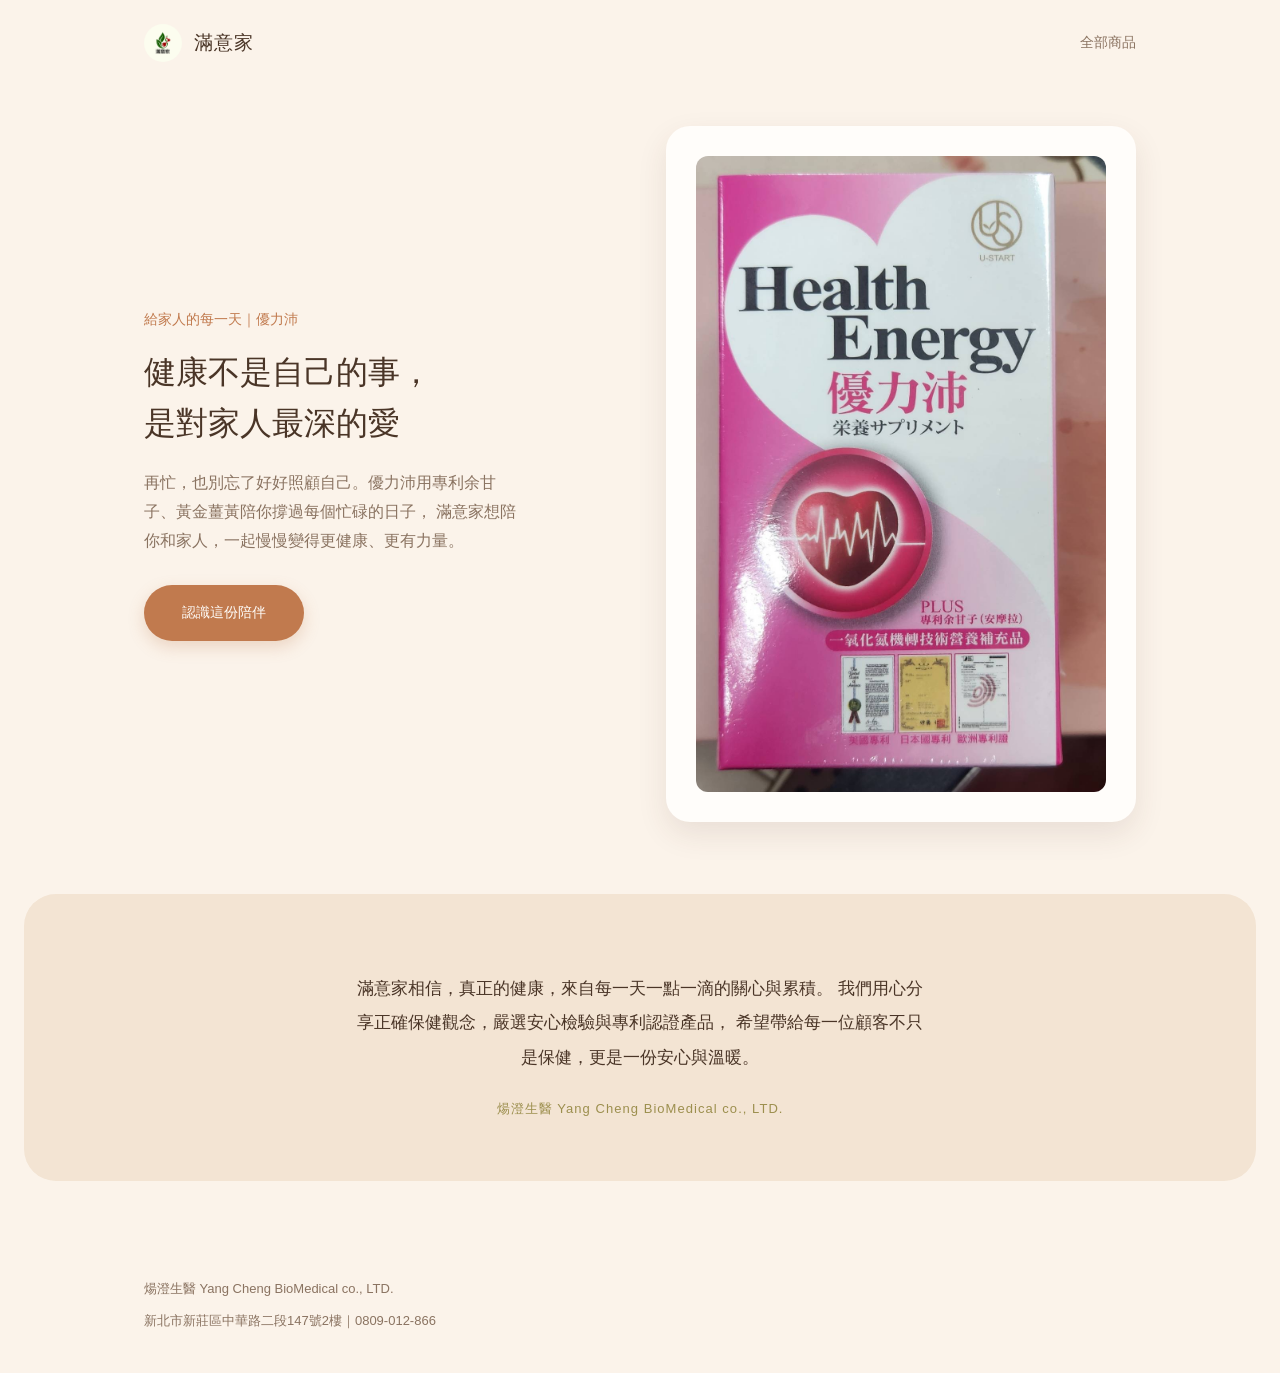
<file: index.html>
﻿<!DOCTYPE html>
<html lang="zh-Hant">
<head>
<meta charset="UTF-8">
<meta name="viewport" content="width=device-width, initial-scale=1.0">
<title>滿意家</title>
<link rel="stylesheet" href="style.css">
</head>
<body>

<header class="site-nav">
  <div class="wrap">
    <a href="index.html" class="brand-logo">
      <img src="assets/品牌logo-滿意家.jpg" alt="滿意家">
      <span>滿意家</span>
    </a>
    <nav class="main-links">
      <a href="products.html">全部商品</a>
    </nav>
  </div>
</header>

<section class="hero">
  <div class="wrap">
    <div class="hero-copy">
      <div class="eyebrow">給家人的每一天｜優力沛</div>
      <h1>健康不是自己的事，<br>是對家人最深的愛</h1>
      <p>
        再忙，也別忘了好好照顧自己。優力沛用專利余甘子、黃金薑黃陪你撐過每個忙碌的日子，
        滿意家想陪你和家人，一起慢慢變得更健康、更有力量。
      </p>
      <a href="product-優力沛.html" class="btn">認識這份陪伴</a>
    </div>
    <div class="hero-image">
      <img src="assets/優力沛-正.jpg" alt="優力沛">
    </div>
  </div>
</section>

<section class="philosophy">
  <div class="wrap">
    <p>
      滿意家相信，真正的健康，來自每一天一點一滴的關心與累積。
      我們用心分享正確保健觀念，嚴選安心檢驗與專利認證產品，
      希望帶給每一位顧客不只是保健，更是一份安心與溫暖。
    </p>
    <div class="sign">煬澄生醫 Yang Cheng BioMedical co., LTD.</div>
  </div>
</section>

<footer class="site-footer">
  <div class="wrap">
    <div>煬澄生醫 Yang Cheng BioMedical co., LTD.</div>
    <div>新北市新莊區中華路二段147號2樓｜0809-012-866</div>
  </div>
</footer>

</body>
</html>
</file>
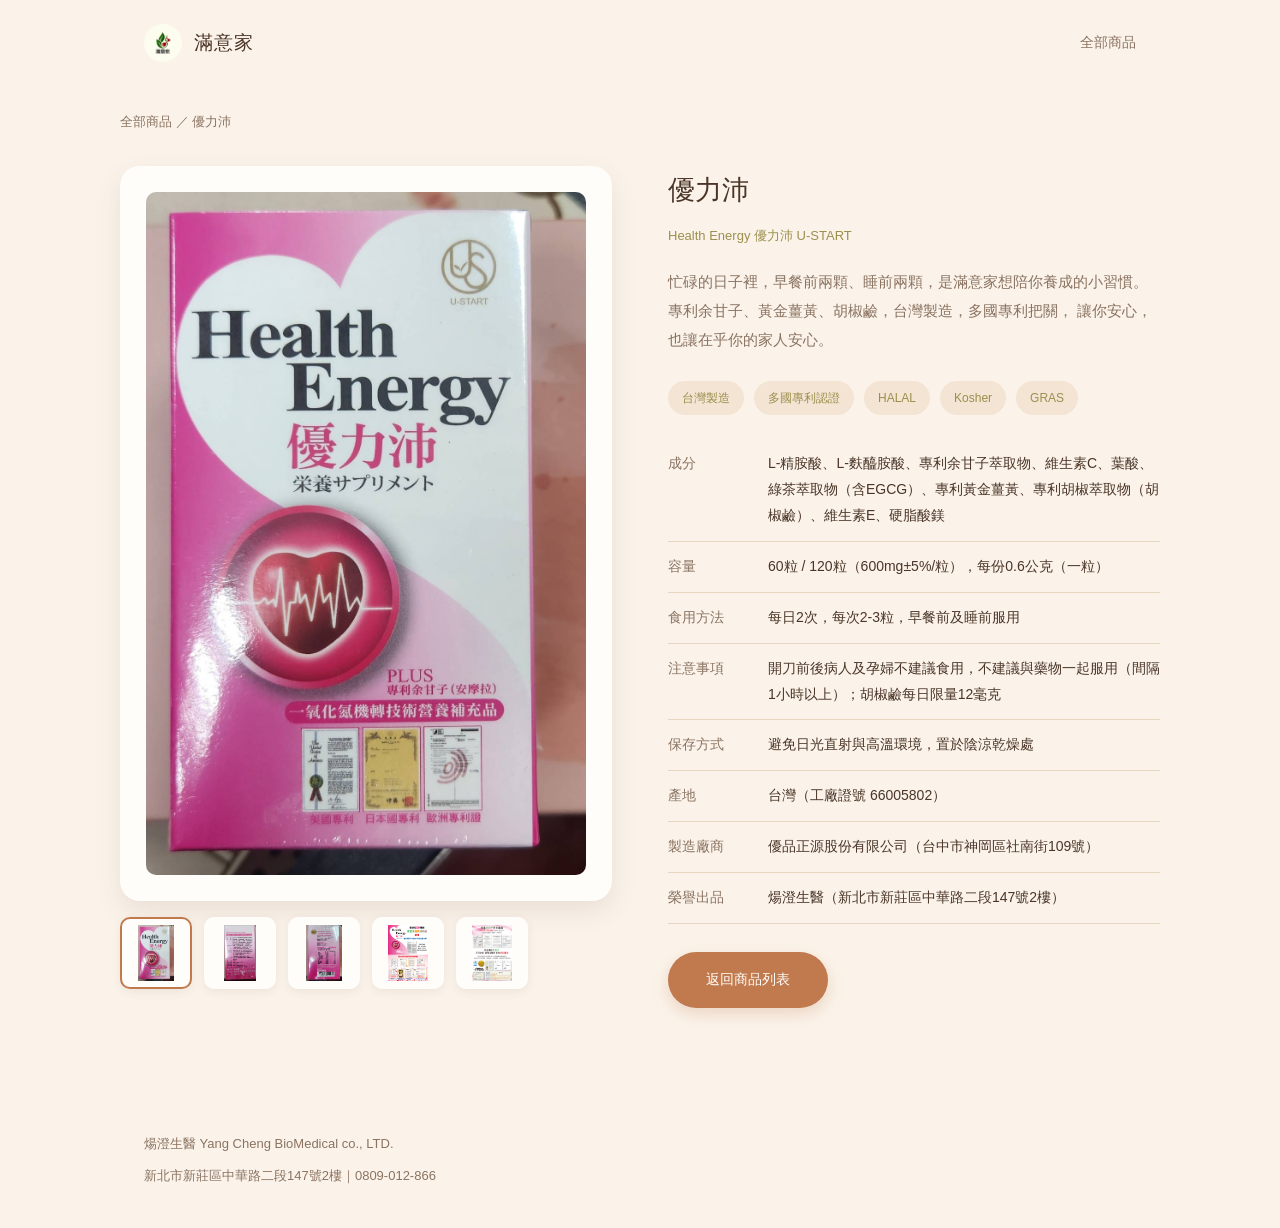
<file: product-優力沛.html>
﻿<!DOCTYPE html>
<html lang="zh-Hant">
<head>
<meta charset="UTF-8">
<meta name="viewport" content="width=device-width, initial-scale=1.0">
<title>滿意家 優力沛</title>
<link rel="stylesheet" href="style.css">
</head>
<body>

<header class="site-nav">
  <div class="wrap">
    <a href="index.html" class="brand-logo">
      <img src="assets/品牌logo-滿意家.jpg" alt="滿意家">
      <span>滿意家</span>
    </a>
    <nav class="main-links">
      <a href="products.html">全部商品</a>
    </nav>
  </div>
</header>

<div class="wrap breadcrumb">
  <a href="products.html">全部商品</a> ／ 優力沛
</div>

<div class="wrap detail">

  <div class="detail-gallery">
    <div class="main-img">
      <img src="assets/優力沛-正.jpg" alt="優力沛 正面">
    </div>
    <div class="thumbs">
      <img src="assets/優力沛-正.jpg" alt="正面">
      <img src="assets/優力沛-側面.jpg" alt="側面">
      <img src="assets/優力沛-側2.jpg" alt="側面2">
      <img src="assets/優力沛-DM-正面.jpg" alt="行銷DM正面">
      <img src="assets/優力沛-DM-背面.jpg" alt="行銷DM背面">
    </div>
  </div>

  <div class="detail-info">
    <h1>優力沛</h1>
    <div class="en-name">Health Energy 優力沛 U-START</div>

    <p class="story">
      忙碌的日子裡，早餐前兩顆、睡前兩顆，是滿意家想陪你養成的小習慣。
      專利余甘子、黃金薑黃、胡椒鹼，台灣製造，多國專利把關，
      讓你安心，也讓在乎你的家人安心。
    </p>

    <div class="cert-badges">
      <span>台灣製造</span>
      <span>多國專利認證</span>
      <span>HALAL</span>
      <span>Kosher</span>
      <span>GRAS</span>
    </div>

    <table class="spec-table">
      <tr><th>成分</th><td>L-精胺酸、L-麩醯胺酸、專利余甘子萃取物、維生素C、葉酸、綠茶萃取物（含EGCG）、專利黃金薑黃、專利胡椒萃取物（胡椒鹼）、維生素E、硬脂酸鎂</td></tr>
      <tr><th>容量</th><td>60粒 / 120粒（600mg±5%/粒），每份0.6公克（一粒）</td></tr>
      <tr><th>食用方法</th><td>每日2次，每次2-3粒，早餐前及睡前服用</td></tr>
      <tr><th>注意事項</th><td>開刀前後病人及孕婦不建議食用，不建議與藥物一起服用（間隔1小時以上）；胡椒鹼每日限量12毫克</td></tr>
      <tr><th>保存方式</th><td>避免日光直射與高溫環境，置於陰涼乾燥處</td></tr>
      <tr><th>產地</th><td>台灣（工廠證號 66005802）</td></tr>
      <tr><th>製造廠商</th><td>優品正源股份有限公司（台中市神岡區社南街109號）</td></tr>
      <tr><th>榮譽出品</th><td>煬澄生醫（新北市新莊區中華路二段147號2樓）</td></tr>
    </table>

    <a href="products.html" class="btn">返回商品列表</a>
  </div>

</div>

<footer class="site-footer">
  <div class="wrap">
    <div>煬澄生醫 Yang Cheng BioMedical co., LTD.</div>
    <div>新北市新莊區中華路二段147號2樓｜0809-012-866</div>
  </div>
</footer>

<script src="assets/gallery.js"></script>
</body>
</html>
</file>
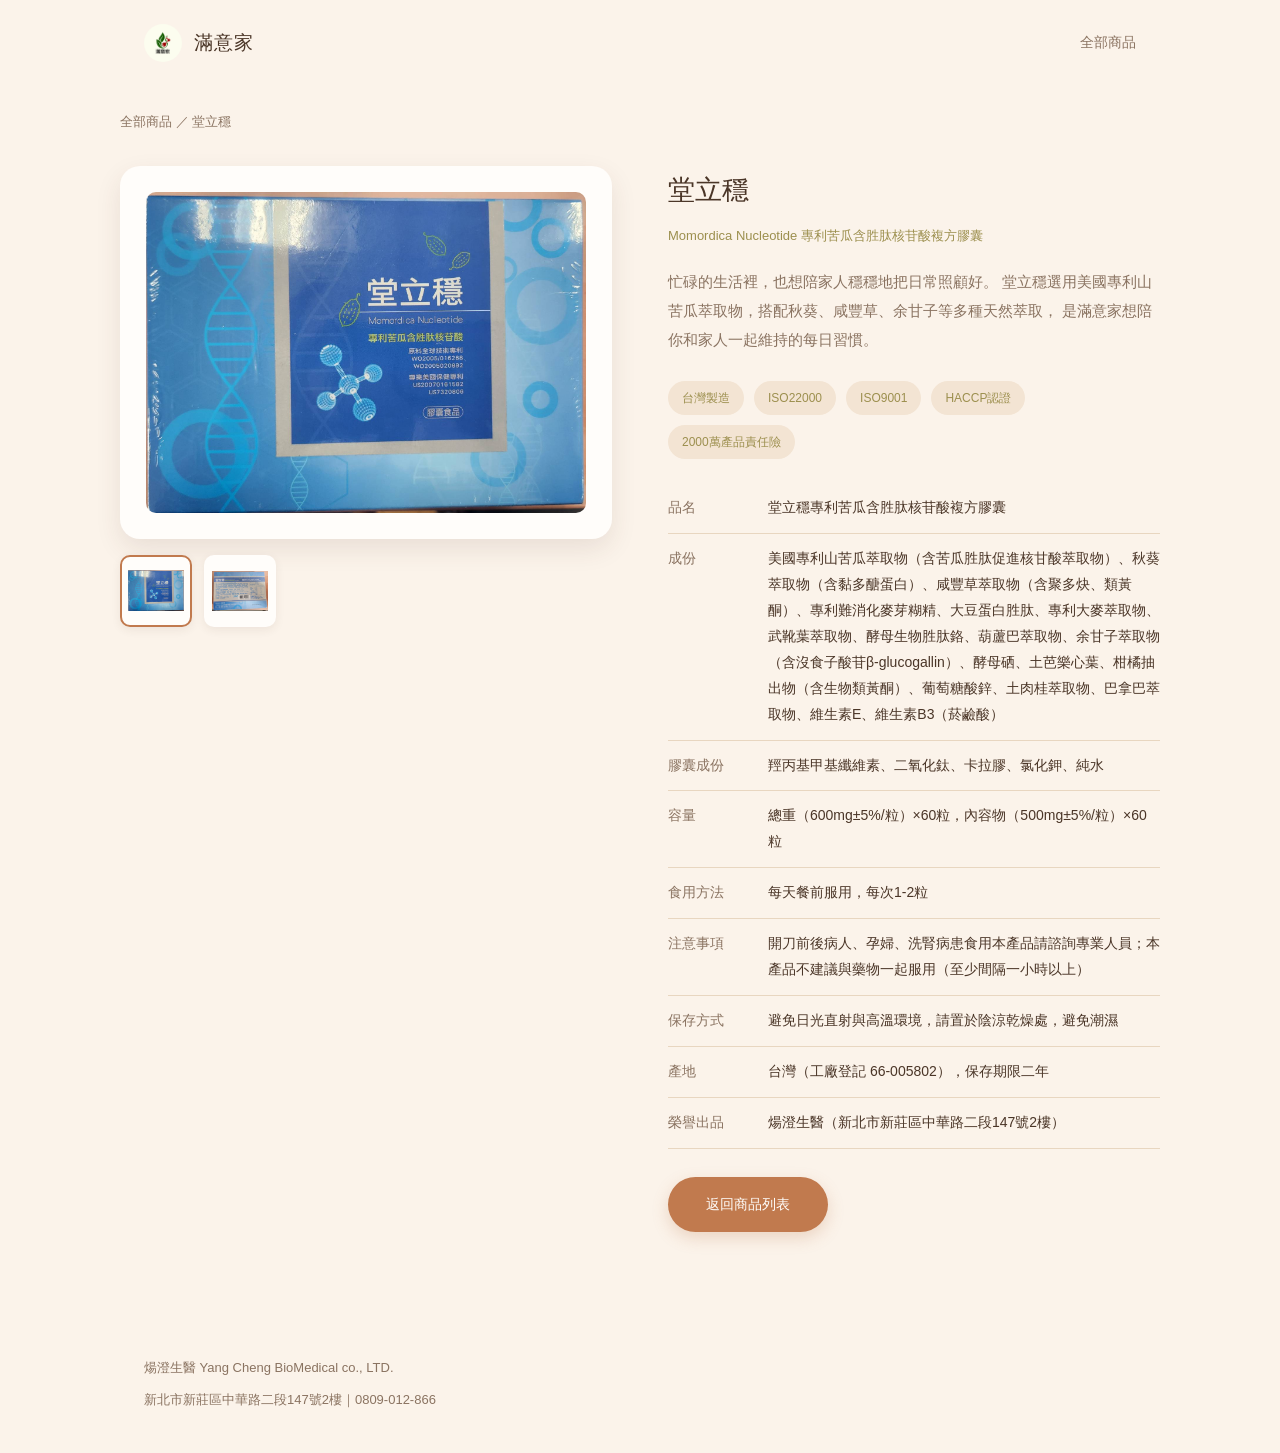
<file: product-堂立穩.html>
﻿<!DOCTYPE html>
<html lang="zh-Hant">
<head>
<meta charset="UTF-8">
<meta name="viewport" content="width=device-width, initial-scale=1.0">
<title>滿意家 堂立穩</title>
<link rel="stylesheet" href="style.css">
</head>
<body>

<header class="site-nav">
  <div class="wrap">
    <a href="index.html" class="brand-logo">
      <img src="assets/品牌logo-滿意家.jpg" alt="滿意家">
      <span>滿意家</span>
    </a>
    <nav class="main-links">
      <a href="products.html">全部商品</a>
    </nav>
  </div>
</header>

<div class="wrap breadcrumb">
  <a href="products.html">全部商品</a> ／ 堂立穩
</div>

<div class="wrap detail">

  <div class="detail-gallery">
    <div class="main-img">
      <img src="assets/堂立穩-正.jpg" alt="堂立穩 正面">
    </div>
    <div class="thumbs">
      <img src="assets/堂立穩-正.jpg" alt="正面">
      <img src="assets/堂立穩-背.jpg" alt="背面成分標示">
    </div>
  </div>

  <div class="detail-info">
    <h1>堂立穩</h1>
    <div class="en-name">Momordica Nucleotide 專利苦瓜含胜肽核苷酸複方膠囊</div>

    <p class="story">
      忙碌的生活裡，也想陪家人穩穩地把日常照顧好。
      堂立穩選用美國專利山苦瓜萃取物，搭配秋葵、咸豐草、余甘子等多種天然萃取，
      是滿意家想陪你和家人一起維持的每日習慣。
    </p>

    <div class="cert-badges">
      <span>台灣製造</span>
      <span>ISO22000</span>
      <span>ISO9001</span>
      <span>HACCP認證</span>
      <span>2000萬產品責任險</span>
    </div>

    <table class="spec-table">
      <tr><th>品名</th><td>堂立穩專利苦瓜含胜肽核苷酸複方膠囊</td></tr>
      <tr><th>成份</th><td>美國專利山苦瓜萃取物（含苦瓜胜肽促進核甘酸萃取物）、秋葵萃取物（含黏多醣蛋白）、咸豐草萃取物（含聚多炔、類黃酮）、專利難消化麥芽糊精、大豆蛋白胜肽、專利大麥萃取物、武靴葉萃取物、酵母生物胜肽鉻、葫蘆巴萃取物、余甘子萃取物（含沒食子酸苷β-glucogallin）、酵母硒、土芭樂心葉、柑橘抽出物（含生物類黃酮）、葡萄糖酸鋅、土肉桂萃取物、巴拿巴萃取物、維生素E、維生素B3（菸鹼酸）</td></tr>
      <tr><th>膠囊成份</th><td>羥丙基甲基纖維素、二氧化鈦、卡拉膠、氯化鉀、純水</td></tr>
      <tr><th>容量</th><td>總重（600mg±5%/粒）×60粒，內容物（500mg±5%/粒）×60粒</td></tr>
      <tr><th>食用方法</th><td>每天餐前服用，每次1-2粒</td></tr>
      <tr><th>注意事項</th><td>開刀前後病人、孕婦、洗腎病患食用本產品請諮詢專業人員；本產品不建議與藥物一起服用（至少間隔一小時以上）</td></tr>
      <tr><th>保存方式</th><td>避免日光直射與高溫環境，請置於陰涼乾燥處，避免潮濕</td></tr>
      <tr><th>產地</th><td>台灣（工廠登記 66-005802），保存期限二年</td></tr>
      <tr><th>榮譽出品</th><td>煬澄生醫（新北市新莊區中華路二段147號2樓）</td></tr>
    </table>

    <a href="products.html" class="btn">返回商品列表</a>
  </div>

</div>

<footer class="site-footer">
  <div class="wrap">
    <div>煬澄生醫 Yang Cheng BioMedical co., LTD.</div>
    <div>新北市新莊區中華路二段147號2樓｜0809-012-866</div>
  </div>
</footer>

<script src="assets/gallery.js"></script>
</body>
</html>
</file>
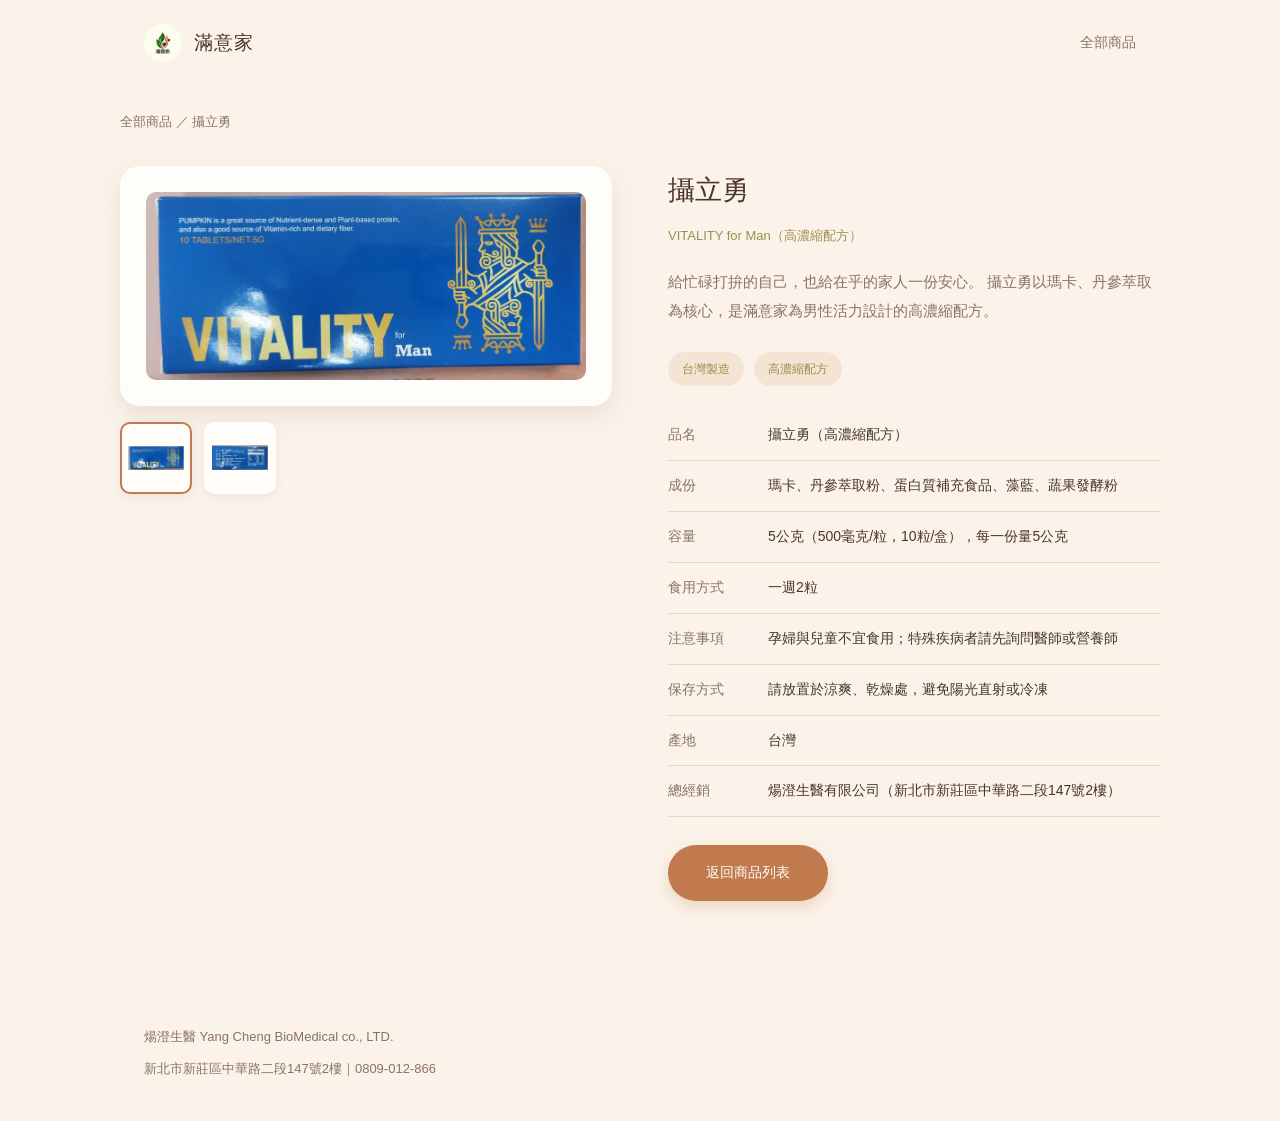
<file: product-攝立勇.html>
﻿<!DOCTYPE html>
<html lang="zh-Hant">
<head>
<meta charset="UTF-8">
<meta name="viewport" content="width=device-width, initial-scale=1.0">
<title>滿意家 攝立勇</title>
<link rel="stylesheet" href="style.css">
</head>
<body>

<header class="site-nav">
  <div class="wrap">
    <a href="index.html" class="brand-logo">
      <img src="assets/品牌logo-滿意家.jpg" alt="滿意家">
      <span>滿意家</span>
    </a>
    <nav class="main-links">
      <a href="products.html">全部商品</a>
    </nav>
  </div>
</header>

<div class="wrap breadcrumb">
  <a href="products.html">全部商品</a> ／ 攝立勇
</div>

<div class="wrap detail">

  <div class="detail-gallery">
    <div class="main-img">
      <img src="assets/攝立勇-正.jpg" alt="攝立勇 正面">
    </div>
    <div class="thumbs">
      <img src="assets/攝立勇-正.jpg" alt="正面">
      <img src="assets/攝立勇-背.jpg" alt="背面成分標示">
    </div>
  </div>

  <div class="detail-info">
    <h1>攝立勇</h1>
    <div class="en-name">VITALITY for Man（高濃縮配方）</div>

    <p class="story">
      給忙碌打拚的自己，也給在乎的家人一份安心。
      攝立勇以瑪卡、丹參萃取為核心，是滿意家為男性活力設計的高濃縮配方。
    </p>

    <div class="cert-badges">
      <span>台灣製造</span>
      <span>高濃縮配方</span>
    </div>

    <table class="spec-table">
      <tr><th>品名</th><td>攝立勇（高濃縮配方）</td></tr>
      <tr><th>成份</th><td>瑪卡、丹參萃取粉、蛋白質補充食品、藻藍、蔬果發酵粉</td></tr>
      <tr><th>容量</th><td>5公克（500毫克/粒，10粒/盒），每一份量5公克</td></tr>
      <tr><th>食用方式</th><td>一週2粒</td></tr>
      <tr><th>注意事項</th><td>孕婦與兒童不宜食用；特殊疾病者請先詢問醫師或營養師</td></tr>
      <tr><th>保存方式</th><td>請放置於涼爽、乾燥處，避免陽光直射或冷凍</td></tr>
      <tr><th>產地</th><td>台灣</td></tr>
      <tr><th>總經銷</th><td>煬澄生醫有限公司（新北市新莊區中華路二段147號2樓）</td></tr>
    </table>

    <a href="products.html" class="btn">返回商品列表</a>
  </div>

</div>

<footer class="site-footer">
  <div class="wrap">
    <div>煬澄生醫 Yang Cheng BioMedical co., LTD.</div>
    <div>新北市新莊區中華路二段147號2樓｜0809-012-866</div>
  </div>
</footer>

<script src="assets/gallery.js"></script>
</body>
</html>
</file>
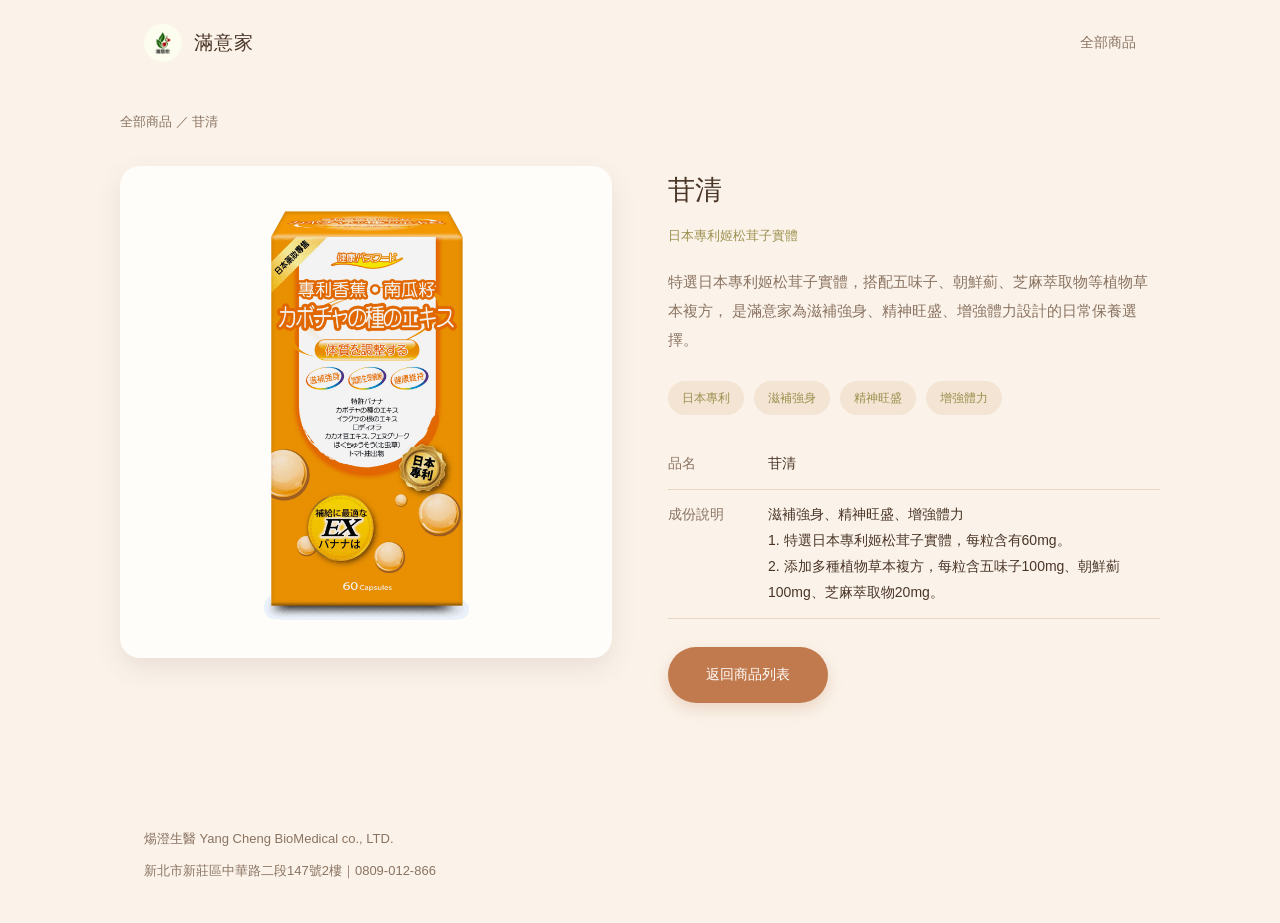
<file: product-橘盒.html>
﻿<!DOCTYPE html>
<html lang="zh-Hant">
<head>
<meta charset="UTF-8">
<meta name="viewport" content="width=device-width, initial-scale=1.0">
<title>滿意家 苷清</title>
<link rel="stylesheet" href="style.css">
</head>
<body>

<header class="site-nav">
  <div class="wrap">
    <a href="index.html" class="brand-logo">
      <img src="assets/品牌logo-滿意家.jpg" alt="滿意家">
      <span>滿意家</span>
    </a>
    <nav class="main-links">
      <a href="products.html">全部商品</a>
    </nav>
  </div>
</header>

<div class="wrap breadcrumb">
  <a href="products.html">全部商品</a> ／ 苷清
</div>

<div class="wrap detail">

  <div class="detail-gallery">
    <div class="main-img">
      <img src="assets/橘盒.png" alt="苷清 正面">
    </div>
  </div>

  <div class="detail-info">
    <h1>苷清</h1>
    <div class="en-name">日本專利姬松茸子實體</div>

    <p class="story">
      特選日本專利姬松茸子實體，搭配五味子、朝鮮薊、芝麻萃取物等植物草本複方，
      是滿意家為滋補強身、精神旺盛、增強體力設計的日常保養選擇。
    </p>

    <div class="cert-badges">
      <span>日本專利</span>
      <span>滋補強身</span>
      <span>精神旺盛</span>
      <span>增強體力</span>
    </div>

    <table class="spec-table">
      <tr><th>品名</th><td>苷清</td></tr>
      <tr><th>成份說明</th><td>
        滋補強身、精神旺盛、增強體力<br>
        1. 特選日本專利姬松茸子實體，每粒含有60mg。<br>
        2. 添加多種植物草本複方，每粒含五味子100mg、朝鮮薊100mg、芝麻萃取物20mg。
      </td></tr>
    </table>

    <a href="products.html" class="btn">返回商品列表</a>
  </div>

</div>

<footer class="site-footer">
  <div class="wrap">
    <div>煬澄生醫 Yang Cheng BioMedical co., LTD.</div>
    <div>新北市新莊區中華路二段147號2樓｜0809-012-866</div>
  </div>
</footer>

<script src="assets/gallery.js"></script>
</body>
</html>
</file>
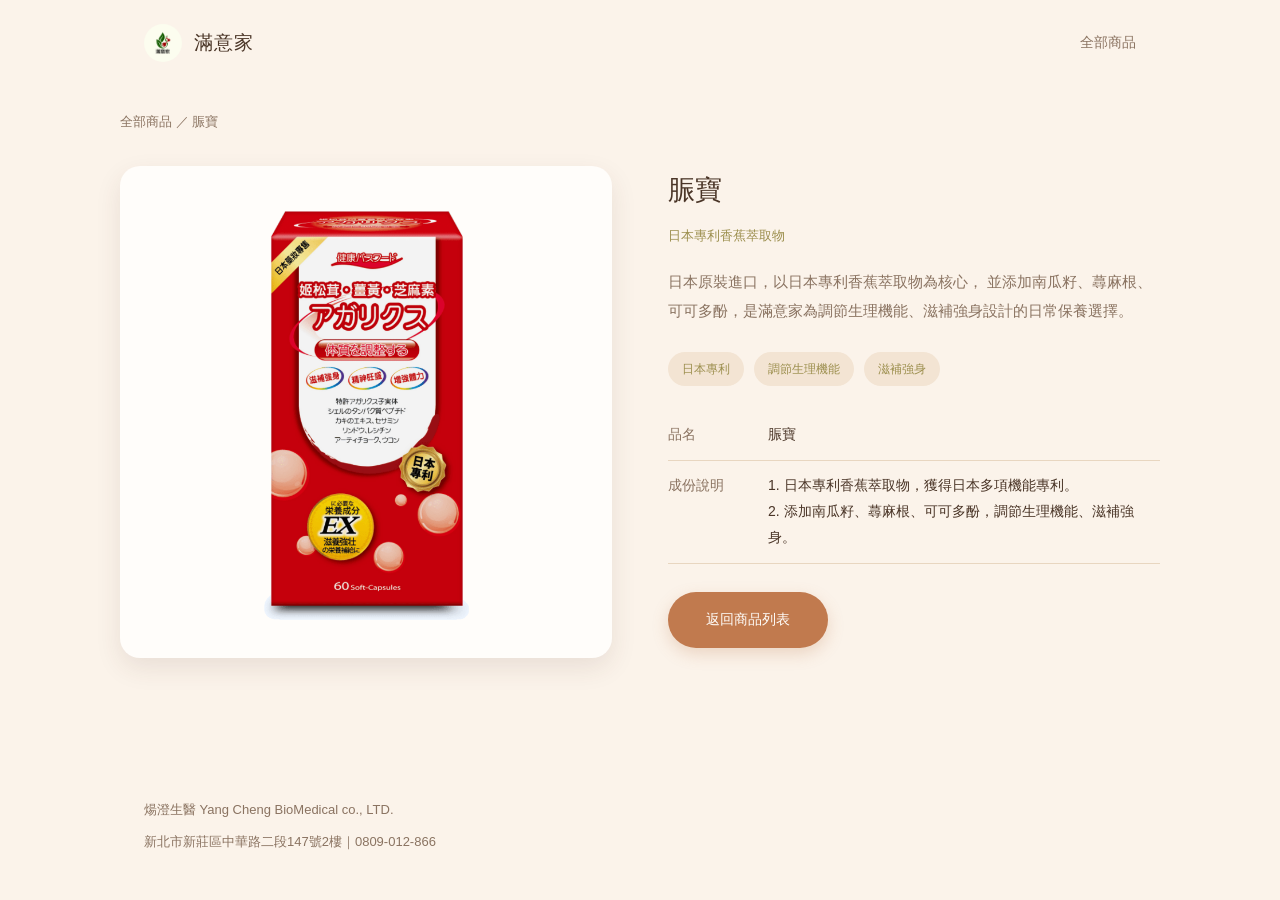
<file: product-紅盒.html>
﻿<!DOCTYPE html>
<html lang="zh-Hant">
<head>
<meta charset="UTF-8">
<meta name="viewport" content="width=device-width, initial-scale=1.0">
<title>滿意家 脤寶</title>
<link rel="stylesheet" href="style.css">
</head>
<body>

<header class="site-nav">
  <div class="wrap">
    <a href="index.html" class="brand-logo">
      <img src="assets/品牌logo-滿意家.jpg" alt="滿意家">
      <span>滿意家</span>
    </a>
    <nav class="main-links">
      <a href="products.html">全部商品</a>
    </nav>
  </div>
</header>

<div class="wrap breadcrumb">
  <a href="products.html">全部商品</a> ／ 脤寶
</div>

<div class="wrap detail">

  <div class="detail-gallery">
    <div class="main-img">
      <img src="assets/紅盒.png" alt="脤寶 正面">
    </div>
  </div>

  <div class="detail-info">
    <h1>脤寶</h1>
    <div class="en-name">日本專利香蕉萃取物</div>

    <p class="story">
      日本原裝進口，以日本專利香蕉萃取物為核心，
      並添加南瓜籽、蕁麻根、可可多酚，是滿意家為調節生理機能、滋補強身設計的日常保養選擇。
    </p>

    <div class="cert-badges">
      <span>日本專利</span>
      <span>調節生理機能</span>
      <span>滋補強身</span>
    </div>

    <table class="spec-table">
      <tr><th>品名</th><td>脤寶</td></tr>
      <tr><th>成份說明</th><td>
        1. 日本專利香蕉萃取物，獲得日本多項機能專利。<br>
        2. 添加南瓜籽、蕁麻根、可可多酚，調節生理機能、滋補強身。
      </td></tr>
    </table>

    <a href="products.html" class="btn">返回商品列表</a>
  </div>

</div>

<footer class="site-footer">
  <div class="wrap">
    <div>煬澄生醫 Yang Cheng BioMedical co., LTD.</div>
    <div>新北市新莊區中華路二段147號2樓｜0809-012-866</div>
  </div>
</footer>

<script src="assets/gallery.js"></script>
</body>
</html>
</file>
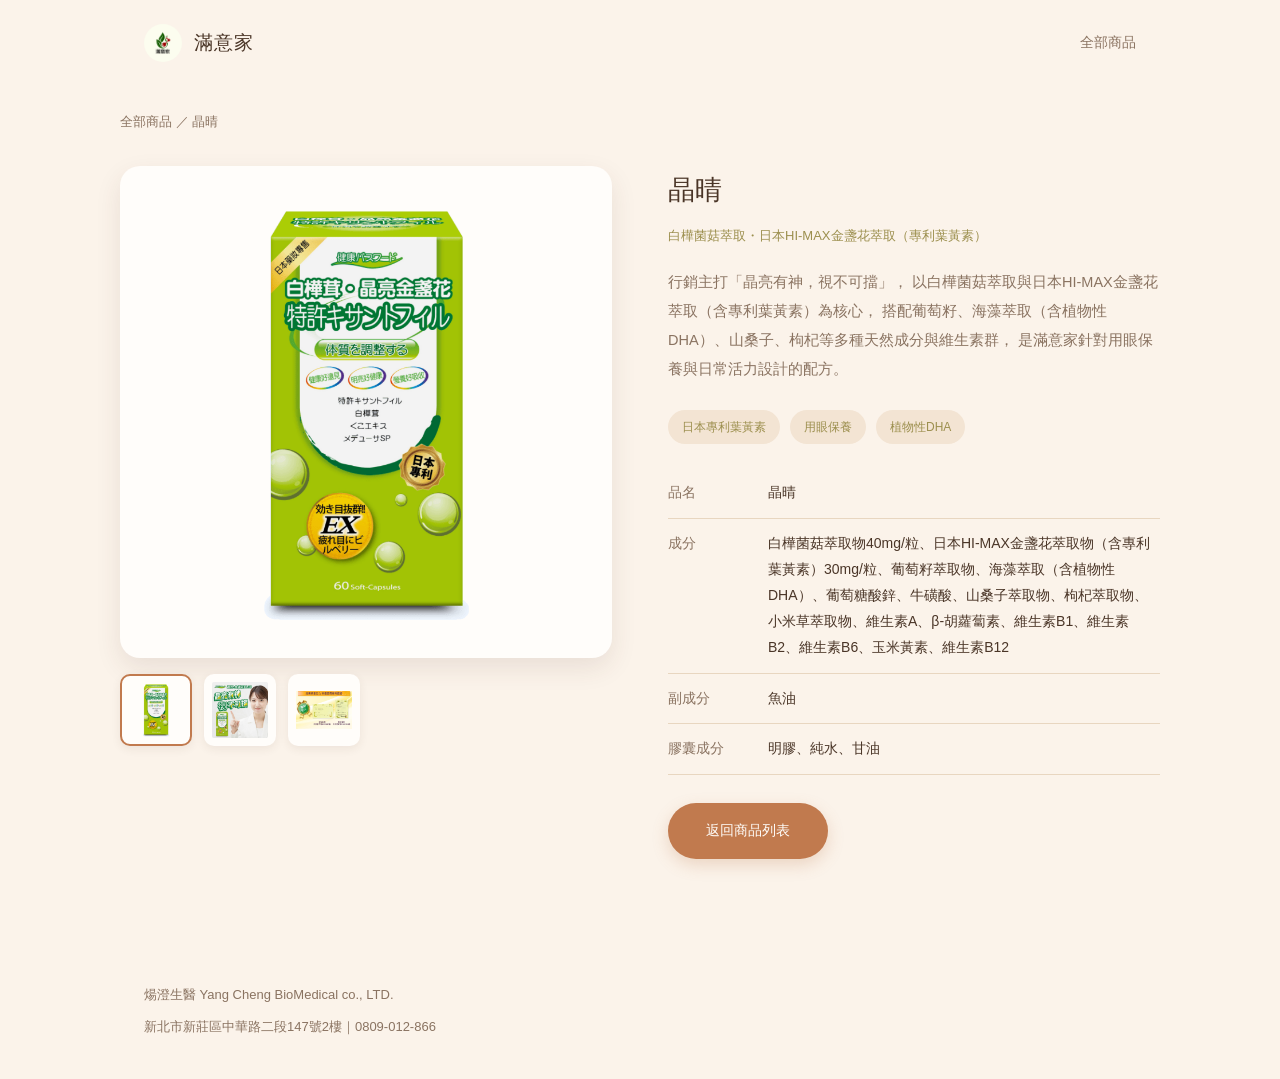
<file: product-綠盒.html>
﻿<!DOCTYPE html>
<html lang="zh-Hant">
<head>
<meta charset="UTF-8">
<meta name="viewport" content="width=device-width, initial-scale=1.0">
<title>滿意家 晶晴</title>
<link rel="stylesheet" href="style.css">
</head>
<body>

<header class="site-nav">
  <div class="wrap">
    <a href="index.html" class="brand-logo">
      <img src="assets/品牌logo-滿意家.jpg" alt="滿意家">
      <span>滿意家</span>
    </a>
    <nav class="main-links">
      <a href="products.html">全部商品</a>
    </nav>
  </div>
</header>

<div class="wrap breadcrumb">
  <a href="products.html">全部商品</a> ／ 晶晴
</div>

<div class="wrap detail">

  <div class="detail-gallery">
    <div class="main-img">
      <img src="assets/綠盒.png" alt="晶晴 正面">
    </div>
    <div class="thumbs">
      <img src="assets/綠盒.png" alt="正面">
      <img src="assets/綠盒-DM.jpg" alt="行銷DM">
      <img src="assets/綠盒-專利證書.jpg" alt="專利證書">
    </div>
  </div>

  <div class="detail-info">
    <h1>晶晴</h1>
    <div class="en-name">白樺菌菇萃取・日本HI-MAX金盞花萃取（專利葉黃素）</div>

    <p class="story">
      行銷主打「晶亮有神，視不可擋」，
      以白樺菌菇萃取與日本HI-MAX金盞花萃取（含專利葉黃素）為核心，
      搭配葡萄籽、海藻萃取（含植物性DHA）、山桑子、枸杞等多種天然成分與維生素群，
      是滿意家針對用眼保養與日常活力設計的配方。
    </p>

    <div class="cert-badges">
      <span>日本專利葉黃素</span>
      <span>用眼保養</span>
      <span>植物性DHA</span>
    </div>

    <table class="spec-table">
      <tr><th>品名</th><td>晶晴</td></tr>
      <tr><th>成分</th><td>白樺菌菇萃取物40mg/粒、日本HI-MAX金盞花萃取物（含專利葉黃素）30mg/粒、葡萄籽萃取物、海藻萃取（含植物性DHA）、葡萄糖酸鋅、牛磺酸、山桑子萃取物、枸杞萃取物、小米草萃取物、維生素A、β-胡蘿蔔素、維生素B1、維生素B2、維生素B6、玉米黃素、維生素B12</td></tr>
      <tr><th>副成分</th><td>魚油</td></tr>
      <tr><th>膠囊成分</th><td>明膠、純水、甘油</td></tr>
    </table>

    <a href="products.html" class="btn">返回商品列表</a>
  </div>

</div>

<footer class="site-footer">
  <div class="wrap">
    <div>煬澄生醫 Yang Cheng BioMedical co., LTD.</div>
    <div>新北市新莊區中華路二段147號2樓｜0809-012-866</div>
  </div>
</footer>

<script src="assets/gallery.js"></script>
</body>
</html>
</file>
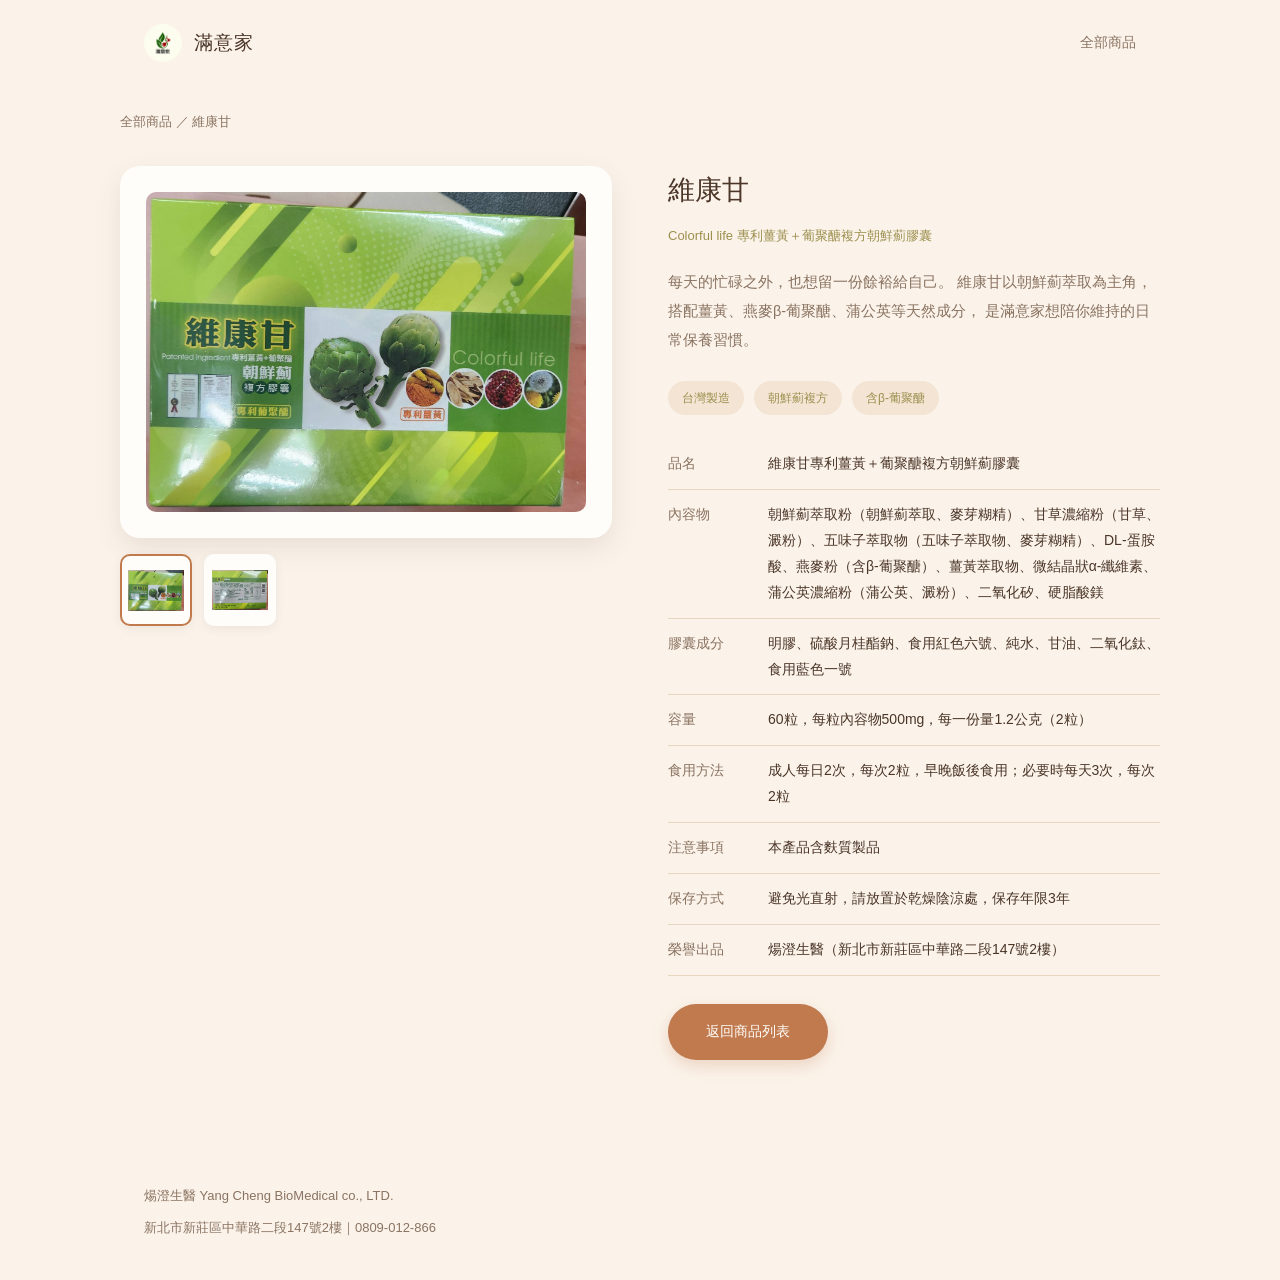
<file: product-維康甘.html>
﻿<!DOCTYPE html>
<html lang="zh-Hant">
<head>
<meta charset="UTF-8">
<meta name="viewport" content="width=device-width, initial-scale=1.0">
<title>滿意家 維康甘</title>
<link rel="stylesheet" href="style.css">
</head>
<body>

<header class="site-nav">
  <div class="wrap">
    <a href="index.html" class="brand-logo">
      <img src="assets/品牌logo-滿意家.jpg" alt="滿意家">
      <span>滿意家</span>
    </a>
    <nav class="main-links">
      <a href="products.html">全部商品</a>
    </nav>
  </div>
</header>

<div class="wrap breadcrumb">
  <a href="products.html">全部商品</a> ／ 維康甘
</div>

<div class="wrap detail">

  <div class="detail-gallery">
    <div class="main-img">
      <img src="assets/維康甘-正.jpg" alt="維康甘 正面">
    </div>
    <div class="thumbs">
      <img src="assets/維康甘-正.jpg" alt="正面">
      <img src="assets/維康甘-背.jpg" alt="背面成分標示">
    </div>
  </div>

  <div class="detail-info">
    <h1>維康甘</h1>
    <div class="en-name">Colorful life 專利薑黃＋葡聚醣複方朝鮮薊膠囊</div>

    <p class="story">
      每天的忙碌之外，也想留一份餘裕給自己。
      維康甘以朝鮮薊萃取為主角，搭配薑黃、燕麥β-葡聚醣、蒲公英等天然成分，
      是滿意家想陪你維持的日常保養習慣。
    </p>

    <div class="cert-badges">
      <span>台灣製造</span>
      <span>朝鮮薊複方</span>
      <span>含β-葡聚醣</span>
    </div>

    <table class="spec-table">
      <tr><th>品名</th><td>維康甘專利薑黃＋葡聚醣複方朝鮮薊膠囊</td></tr>
      <tr><th>內容物</th><td>朝鮮薊萃取粉（朝鮮薊萃取、麥芽糊精）、甘草濃縮粉（甘草、澱粉）、五味子萃取物（五味子萃取物、麥芽糊精）、DL-蛋胺酸、燕麥粉（含β-葡聚醣）、薑黃萃取物、微結晶狀α-纖維素、蒲公英濃縮粉（蒲公英、澱粉）、二氧化矽、硬脂酸鎂</td></tr>
      <tr><th>膠囊成分</th><td>明膠、硫酸月桂酯鈉、食用紅色六號、純水、甘油、二氧化鈦、食用藍色一號</td></tr>
      <tr><th>容量</th><td>60粒，每粒內容物500mg，每一份量1.2公克（2粒）</td></tr>
      <tr><th>食用方法</th><td>成人每日2次，每次2粒，早晚飯後食用；必要時每天3次，每次2粒</td></tr>
      <tr><th>注意事項</th><td>本產品含麩質製品</td></tr>
      <tr><th>保存方式</th><td>避免光直射，請放置於乾燥陰涼處，保存年限3年</td></tr>
      <tr><th>榮譽出品</th><td>煬澄生醫（新北市新莊區中華路二段147號2樓）</td></tr>
    </table>

    <a href="products.html" class="btn">返回商品列表</a>
  </div>

</div>

<footer class="site-footer">
  <div class="wrap">
    <div>煬澄生醫 Yang Cheng BioMedical co., LTD.</div>
    <div>新北市新莊區中華路二段147號2樓｜0809-012-866</div>
  </div>
</footer>

<script src="assets/gallery.js"></script>
</body>
</html>
</file>
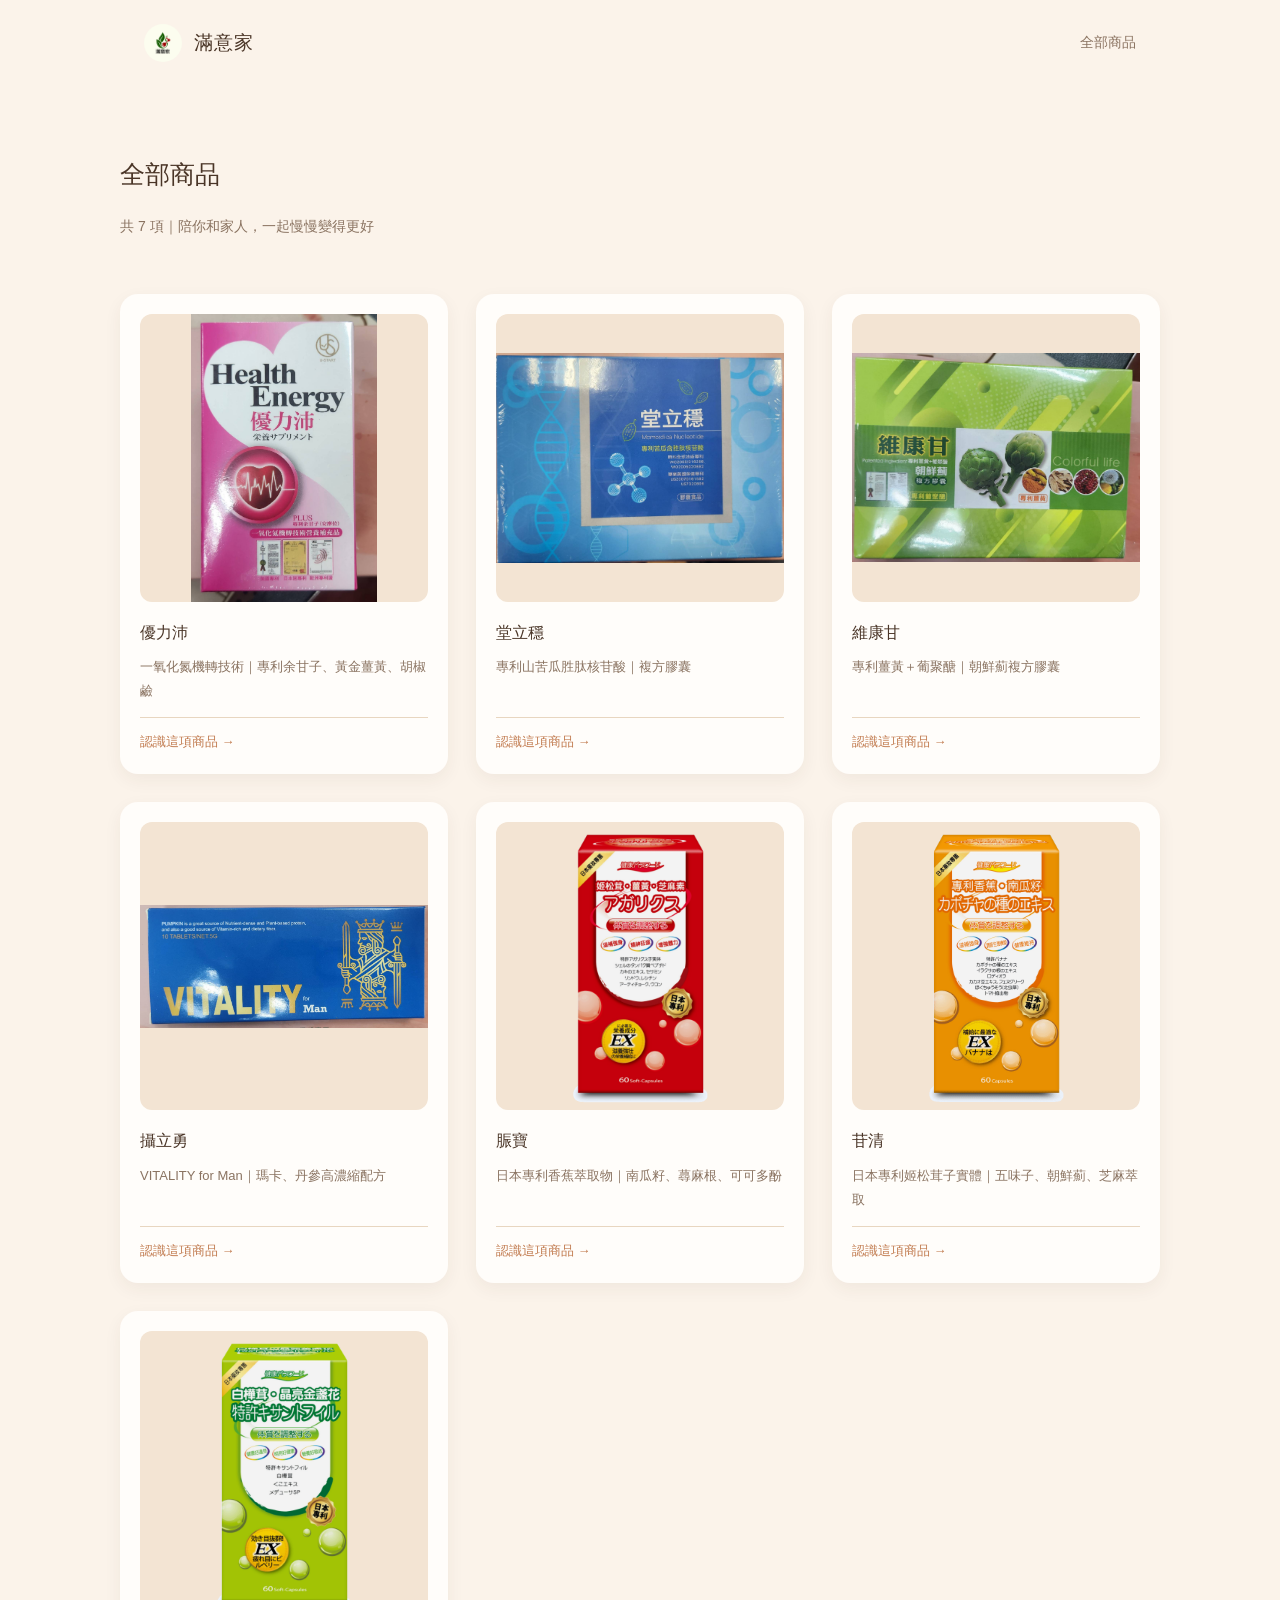
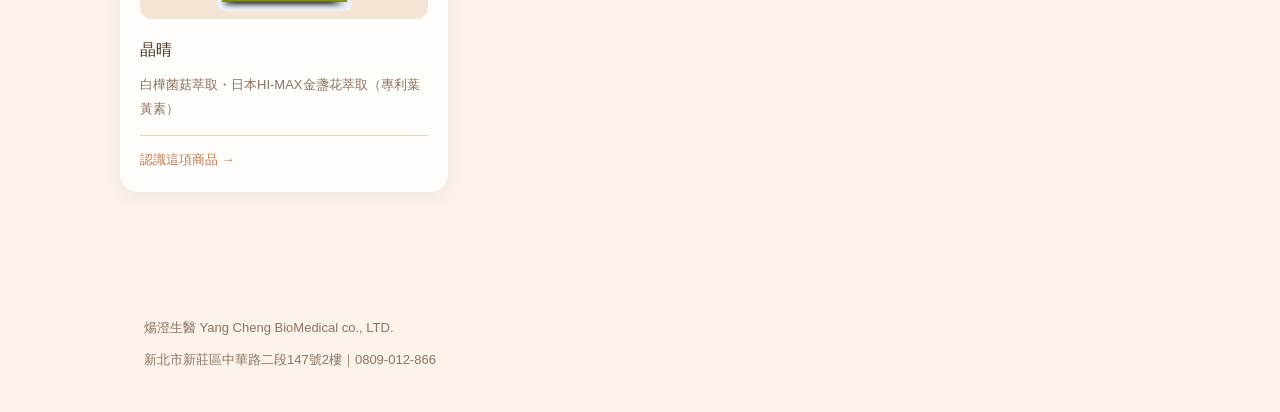
<file: products.html>
﻿<!DOCTYPE html>
<html lang="zh-Hant">
<head>
<meta charset="UTF-8">
<meta name="viewport" content="width=device-width, initial-scale=1.0">
<title>滿意家 全部商品</title>
<link rel="stylesheet" href="style.css">
</head>
<body>

<header class="site-nav">
  <div class="wrap">
    <a href="index.html" class="brand-logo">
      <img src="assets/品牌logo-滿意家.jpg" alt="滿意家">
      <span>滿意家</span>
    </a>
    <nav class="main-links">
      <a href="products.html">全部商品</a>
    </nav>
  </div>
</header>

<div class="wrap page-title">
  <h1>全部商品</h1>
  <p>共 7 項｜陪你和家人，一起慢慢變得更好</p>
</div>

<div class="wrap product-grid">

  <a href="product-優力沛.html" class="product-card">
    <div class="thumb"><img src="assets/優力沛-正.jpg" alt="優力沛"></div>
    <h3>優力沛</h3>
    <div class="highlight">一氧化氮機轉技術｜專利余甘子、黃金薑黃、胡椒鹼</div>
    <div class="card-link">認識這項商品 →</div>
  </a>

  <a href="product-堂立穩.html" class="product-card">
    <div class="thumb"><img src="assets/堂立穩-正.jpg" alt="堂立穩"></div>
    <h3>堂立穩</h3>
    <div class="highlight">專利山苦瓜胜肽核苷酸｜複方膠囊</div>
    <div class="card-link">認識這項商品 →</div>
  </a>

  <a href="product-維康甘.html" class="product-card">
    <div class="thumb"><img src="assets/維康甘-正.jpg" alt="維康甘"></div>
    <h3>維康甘</h3>
    <div class="highlight">專利薑黃＋葡聚醣｜朝鮮薊複方膠囊</div>
    <div class="card-link">認識這項商品 →</div>
  </a>

  <a href="product-攝立勇.html" class="product-card">
    <div class="thumb"><img src="assets/攝立勇-正.jpg" alt="攝立勇"></div>
    <h3>攝立勇</h3>
    <div class="highlight">VITALITY for Man｜瑪卡、丹參高濃縮配方</div>
    <div class="card-link">認識這項商品 →</div>
  </a>

  <a href="product-紅盒.html" class="product-card">
    <div class="thumb"><img src="assets/紅盒.png" alt="脤寶"></div>
    <h3>脤寶</h3>
    <div class="highlight">日本專利香蕉萃取物｜南瓜籽、蕁麻根、可可多酚</div>
    <div class="card-link">認識這項商品 →</div>
  </a>

  <a href="product-橘盒.html" class="product-card">
    <div class="thumb"><img src="assets/橘盒.png" alt="苷清"></div>
    <h3>苷清</h3>
    <div class="highlight">日本專利姬松茸子實體｜五味子、朝鮮薊、芝麻萃取</div>
    <div class="card-link">認識這項商品 →</div>
  </a>

  <a href="product-綠盒.html" class="product-card">
    <div class="thumb"><img src="assets/綠盒.png" alt="晶晴"></div>
    <h3>晶晴</h3>
    <div class="highlight">白樺菌菇萃取・日本HI-MAX金盞花萃取（專利葉黃素）</div>
    <div class="card-link">認識這項商品 →</div>
  </a>

</div>

<footer class="site-footer">
  <div class="wrap">
    <div>煬澄生醫 Yang Cheng BioMedical co., LTD.</div>
    <div>新北市新莊區中華路二段147號2樓｜0809-012-866</div>
  </div>
</footer>

</body>
</html>
</file>
<file: style.css>
/* 風格三：滿意家溫暖敘事 — 暖米/陶土色調、圓角卡片、家庭陪伴語氣 */

:root {
  --bg: #fbf3ea;
  --bg-alt: #f3e4d3;
  --ink: #4a3527;
  --ink-soft: #8a7361;
  --line: #e8d6c0;
  --accent: #c17a4e;
  --accent2: #9c8f4e;
  --card-bg: #fffdfa;
  --max-w: 1040px;
}

* { box-sizing: border-box; }

html, body {
  margin: 0;
  padding: 0;
  background: var(--bg);
  color: var(--ink);
  font-family: -apple-system, BlinkMacSystemFont, "Segoe UI", "PingFang TC", "Microsoft JhengHei", sans-serif;
  line-height: 1.85;
  font-size: 16px;
  -webkit-font-smoothing: antialiased;
}

a { color: inherit; text-decoration: none; }
img { max-width: 100%; display: block; }

.wrap { max-width: var(--max-w); margin: 0 auto; padding: 0 24px; }

/* ---- nav ---- */
header.site-nav { background: var(--bg); }
header.site-nav .wrap {
  display: flex; align-items: center; justify-content: space-between;
  padding-top: 24px; padding-bottom: 24px;
}
.brand-logo { display: flex; align-items: center; gap: 12px; font-size: 19px; letter-spacing: 0.06em; }
.brand-logo img { height: 38px; width: auto; border-radius: 50%; }
nav.main-links { display: flex; gap: 30px; font-size: 14px; color: var(--ink-soft); }
nav.main-links a:hover { color: var(--accent); }

/* ---- hero ---- */
.hero { padding: 40px 0 72px; }
.hero .wrap {
  display: grid; grid-template-columns: 1fr 1fr; gap: 52px; align-items: center;
}
.hero-copy .eyebrow { font-size: 14px; color: var(--accent); margin-bottom: 14px; }
.hero-copy h1 {
  font-size: 32px; font-weight: 500; line-height: 1.6; margin: 0 0 20px; color: var(--ink);
}
.hero-copy p { color: var(--ink-soft); font-size: 15.5px; margin-bottom: 30px; max-width: 44ch; }
.btn {
  display: inline-block; padding: 15px 38px; background: var(--accent); color: #fffdfa;
  font-size: 14px; border-radius: 999px; box-shadow: 0 6px 16px rgba(193,122,78,0.25);
  transition: transform 0.2s, box-shadow 0.2s;
}
.btn:hover { transform: translateY(-1px); box-shadow: 0 8px 20px rgba(193,122,78,0.32); }
.hero-image {
  background: var(--card-bg); border-radius: 24px; padding: 30px;
  box-shadow: 0 12px 30px rgba(74,53,39,0.1);
}
.hero-image img { border-radius: 12px; }

/* ---- story strip ---- */
.philosophy {
  background: var(--bg-alt);
  padding: 60px 0;
  text-align: center;
  border-radius: 32px;
  margin: 0 24px 56px;
}
.philosophy .wrap { max-width: 620px; }
.philosophy p { font-size: 16.5px; color: var(--ink); line-height: 2.1; }
.philosophy .sign { margin-top: 22px; font-size: 13px; color: var(--accent2); letter-spacing: 0.08em; }

/* ---- footer ---- */
footer.site-footer { padding: 40px 0; margin-top: 20px; }
footer.site-footer .wrap { display: flex; flex-direction: column; gap: 8px; font-size: 13px; color: var(--ink-soft); }

/* ---- products listing ---- */
.page-title { padding: 48px 0 8px; }
.page-title h1 { font-size: 25px; font-weight: 500; }
.page-title p { color: var(--ink-soft); font-size: 14px; }

.product-grid { display: grid; grid-template-columns: repeat(3, 1fr); gap: 28px; padding: 32px 0 64px; }
.product-card {
  background: var(--card-bg);
  border-radius: 18px;
  padding: 20px;
  display: flex; flex-direction: column;
  box-shadow: 0 6px 18px rgba(74,53,39,0.06);
  transition: transform 0.2s, box-shadow 0.2s;
}
.product-card:hover { transform: translateY(-3px); box-shadow: 0 10px 24px rgba(74,53,39,0.12); }
.product-card .thumb {
  aspect-ratio: 1/1; border-radius: 12px; overflow: hidden;
  display: flex; align-items: center; justify-content: center;
  background: var(--bg-alt); margin-bottom: 16px;
}
.product-card .thumb img { max-height: 100%; object-fit: contain; }
.product-card h3 { font-size: 16px; font-weight: 500; margin: 0 0 8px; }
.product-card .highlight { font-size: 13px; color: var(--ink-soft); flex-grow: 1; }
.placeholder-badge {
  display: inline-block; margin-top: 10px; margin-bottom: 16px; font-size: 11px; color: var(--accent);
  border: 1px solid var(--line); border-radius: 999px; padding: 4px 12px; align-self: flex-start;
}
.product-card .card-link {
  margin-top: 14px; font-size: 13px; color: var(--accent);
  border-top: 1px solid var(--line); padding-top: 12px;
}

/* ---- product detail ---- */
.breadcrumb { padding: 24px 0 0; font-size: 13px; color: var(--ink-soft); }
.detail { display: grid; grid-template-columns: 1fr 1fr; gap: 56px; padding: 32px 0 64px; }
.detail-gallery .main-img {
  border-radius: 20px; background: var(--card-bg); padding: 26px; margin-bottom: 16px;
  box-shadow: 0 10px 26px rgba(74,53,39,0.1);
}
.detail-gallery .main-img img { border-radius: 10px; }
.detail-gallery .thumbs { display: flex; gap: 12px; }
.detail-gallery .thumbs img {
  width: 72px; height: 72px; object-fit: contain; border-radius: 10px;
  padding: 6px; background: var(--card-bg); box-shadow: 0 3px 10px rgba(74,53,39,0.08);
  cursor: pointer; border: 2px solid transparent; transition: border-color 0.15s;
}
.detail-gallery .thumbs img.active,
.detail-gallery .thumbs img:hover { border-color: var(--accent); }

.lightbox-overlay {
  display: none; position: fixed; inset: 0; background: rgba(30,20,14,0.85);
  z-index: 999; align-items: center; justify-content: center; padding: 40px; cursor: zoom-out;
}
.lightbox-overlay.open { display: flex; }
.lightbox-overlay img { max-width: 90vw; max-height: 90vh; object-fit: contain; border-radius: 8px; }
.detail-info h1 { font-size: 27px; font-weight: 500; margin: 0 0 8px; }
.detail-info .en-name { font-size: 13px; color: var(--accent2); margin-bottom: 20px; }
.detail-info .story {
  font-size: 14.5px; color: var(--ink-soft); margin-bottom: 26px; line-height: 2;
}
.spec-table { width: 100%; border-collapse: collapse; font-size: 14px; margin-bottom: 28px; }
.spec-table tr { border-bottom: 1px solid var(--line); }
.spec-table th, .spec-table td { text-align: left; padding: 12px 0; vertical-align: top; }
.spec-table th { width: 100px; color: var(--ink-soft); font-weight: 400; }
.cert-badges { display: flex; gap: 10px; flex-wrap: wrap; margin-bottom: 24px; }
.cert-badges span {
  font-size: 12px; border-radius: 999px; padding: 6px 14px;
  background: var(--bg-alt); color: var(--accent2);
}

@media (max-width: 760px) {
  .hero .wrap { grid-template-columns: 1fr; gap: 32px; }
  .hero-copy h1 { font-size: 26px; }
  .philosophy { margin: 0 12px 40px; border-radius: 22px; }
  .product-grid { grid-template-columns: repeat(2, 1fr); }
  .detail { grid-template-columns: 1fr; }
}
@media (max-width: 480px) {
  .product-grid { grid-template-columns: 1fr 1fr; gap: 16px; }
  .wrap { padding: 0 16px; }
}
</file>
